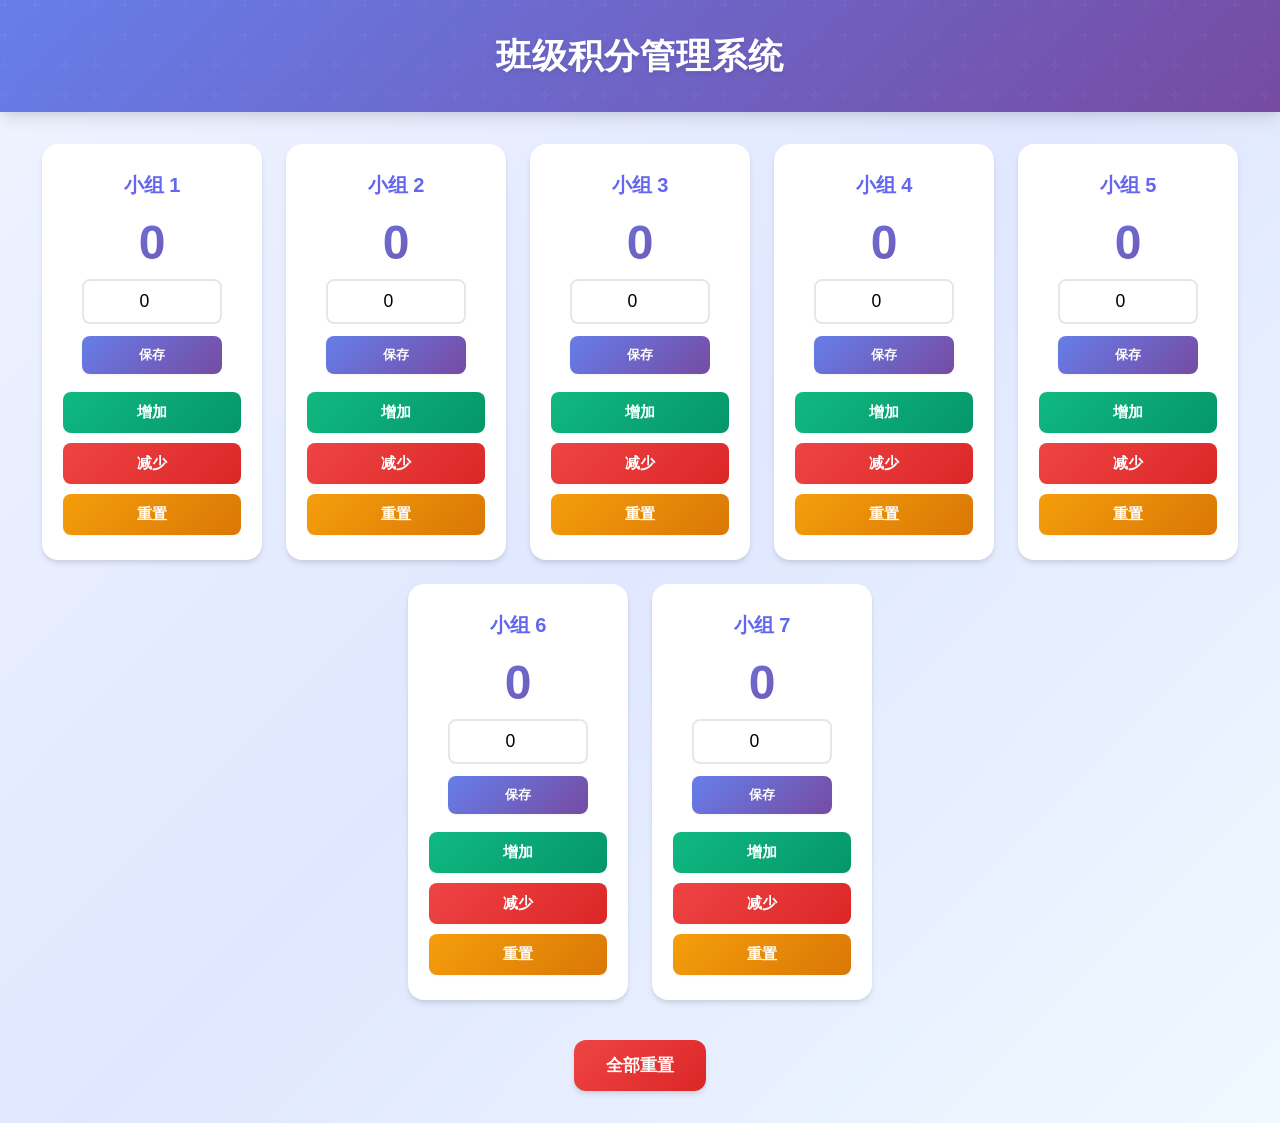
<file: index.html>
<!DOCTYPE html>
<html lang="zh-CN">
<head>
    <meta charset="UTF-8">
    <meta name="viewport" content="width=device-width, initial-scale=1.0">
    <title>班级积分管理系统</title>
    <link rel="stylesheet" href="style.css">
</head>
<body>
    <header>
        <h1>班级积分管理系统</h1>
    </header>
    <main>
        <div class="score-container">
            <section class="score-group" data-group="1">
                <h2>小组 1</h2>
                <div class="score-display">
                    <span class="score-value">0</span>
                    <input type="number" class="score-input" min="0" value="0">
                    <button class="score-save">保存</button>
                </div>
                <div class="score-controls">
                    <button class="score-add">增加</button>
                    <button class="score-subtract">减少</button>
                    <button class="score-reset">重置</button>
                </div>
            </section>
            <section class="score-group" data-group="2">
                <h2>小组 2</h2>
                <div class="score-display">
                    <span class="score-value">0</span>
                    <input type="number" class="score-input" min="0" value="0">
                    <button class="score-save">保存</button>
                </div>
                <div class="score-controls">
                    <button class="score-add">增加</button>
                    <button class="score-subtract">减少</button>
                    <button class="score-reset">重置</button>
                </div>
            </section>
            <section class="score-group" data-group="3">
                <h2>小组 3</h2>
                <div class="score-display">
                    <span class="score-value">0</span>
                    <input type="number" class="score-input" min="0" value="0">
                    <button class="score-save">保存</button>
                </div>
                <div class="score-controls">
                    <button class="score-add">增加</button>
                    <button class="score-subtract">减少</button>
                    <button class="score-reset">重置</button>
                </div>
            </section>
            <section class="score-group" data-group="4">
                <h2>小组 4</h2>
                <div class="score-display">
                    <span class="score-value">0</span>
                    <input type="number" class="score-input" min="0" value="0">
                    <button class="score-save">保存</button>
                </div>
                <div class="score-controls">
                    <button class="score-add">增加</button>
                    <button class="score-subtract">减少</button>
                    <button class="score-reset">重置</button>
                </div>
            </section>
            <section class="score-group" data-group="5">
                <h2>小组 5</h2>
                <div class="score-display">
                    <span class="score-value">0</span>
                    <input type="number" class="score-input" min="0" value="0">
                    <button class="score-save">保存</button>
                </div>
                <div class="score-controls">
                    <button class="score-add">增加</button>
                    <button class="score-subtract">减少</button>
                    <button class="score-reset">重置</button>
                </div>
            </section>
            <section class="score-group" data-group="6">
                <h2>小组 6</h2>
                <div class="score-display">
                    <span class="score-value">0</span>
                    <input type="number" class="score-input" min="0" value="0">
                    <button class="score-save">保存</button>
                </div>
                <div class="score-controls">
                    <button class="score-add">增加</button>
                    <button class="score-subtract">减少</button>
                    <button class="score-reset">重置</button>
                </div>
            </section>
            <section class="score-group" data-group="7">
                <h2>小组 7</h2>
                <div class="score-display">
                    <span class="score-value">0</span>
                    <input type="number" class="score-input" min="0" value="0">
                    <button class="score-save">保存</button>
                </div>
                <div class="score-controls">
                    <button class="score-add">增加</button>
                    <button class="score-subtract">减少</button>
                    <button class="score-reset">重置</button>
                </div>
            </section>
        </div>
        <div class="global-controls">
            <button class="reset-all">全部重置</button>
        </div>
    </main>
    <script src="script.js"></script>
</body>
</html>
</file>
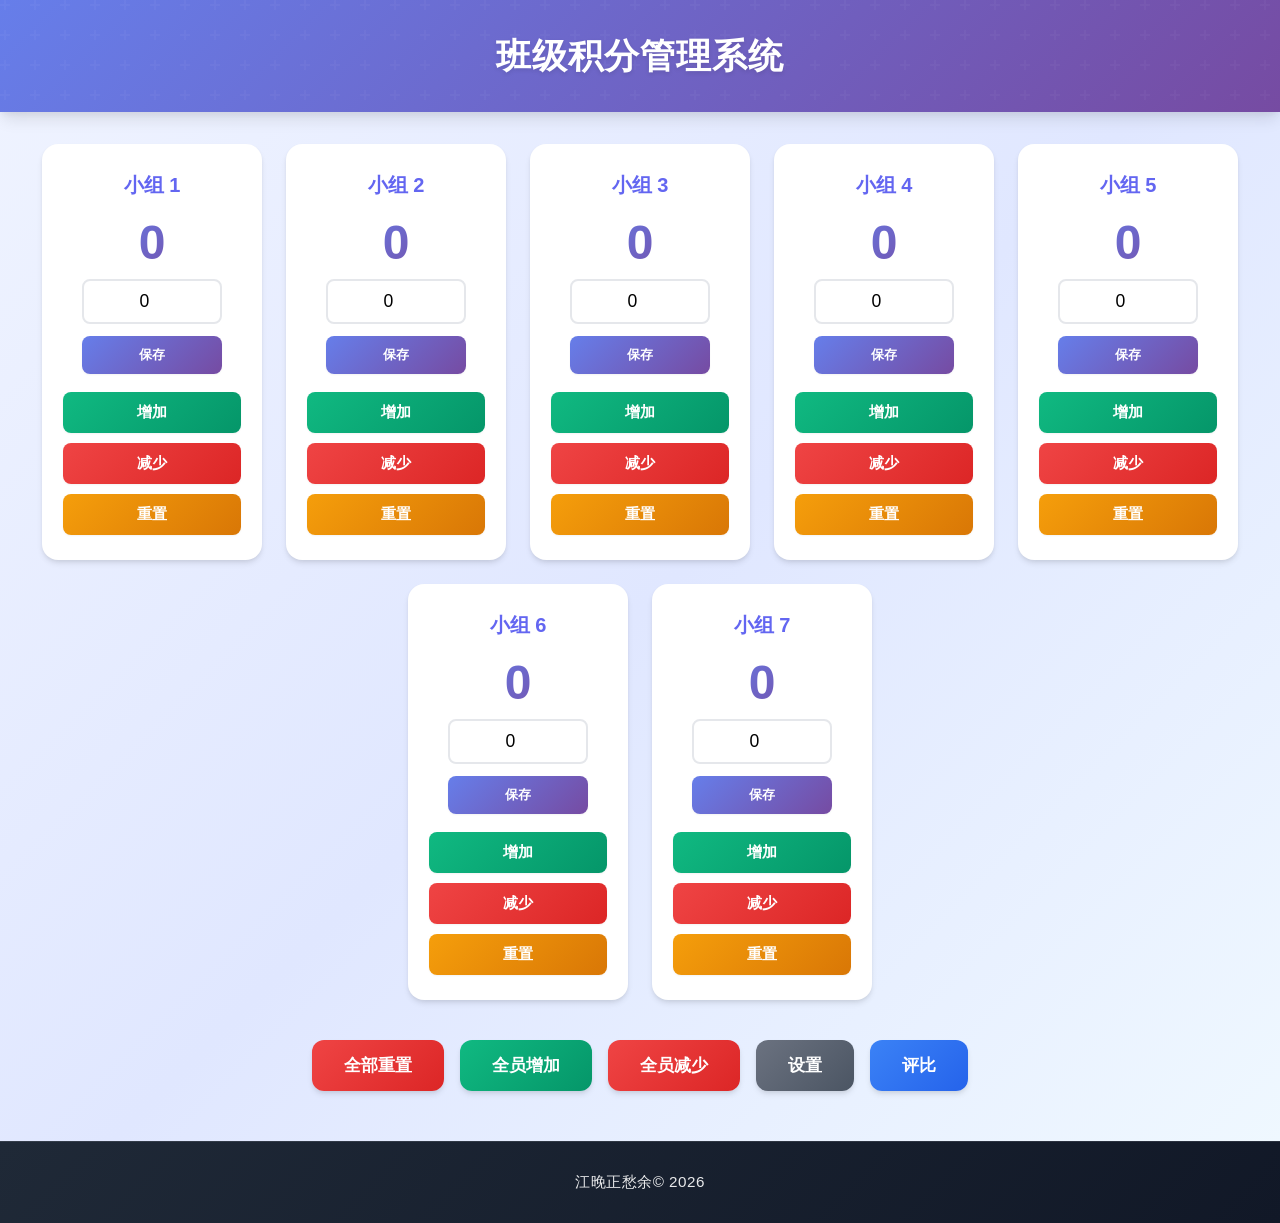
<file: 积分.html>
<!DOCTYPE html>
<html lang="zh-CN">
<head>
    <meta charset="UTF-8">
    <meta name="viewport" content="width=device-width, initial-scale=1.0">
    <title>班级积分管理系统</title>
    <link rel="stylesheet" href="style.css?v=1.1.2">
</head>
<body>
    <header>
        <h1>班级积分管理系统</h1>
    </header>
    <main>
        <div class="score-container">
            <section class="score-group" data-group="1">
                <h2>小组 1</h2>
                <div class="score-display">
                    <span class="score-value">0</span>
                    <input type="number" class="score-input" min="0" value="0">
                    <button class="score-save">保存</button>
                </div>
                <div class="score-controls">
                    <button class="score-add">增加</button>
                    <button class="score-subtract">减少</button>
                    <button class="score-reset">重置</button>
                </div>
            </section>
            <section class="score-group" data-group="2">
                <h2>小组 2</h2>
                <div class="score-display">
                    <span class="score-value">0</span>
                    <input type="number" class="score-input" min="0" value="0">
                    <button class="score-save">保存</button>
                </div>
                <div class="score-controls">
                    <button class="score-add">增加</button>
                    <button class="score-subtract">减少</button>
                    <button class="score-reset">重置</button>
                </div>
            </section>
            <section class="score-group" data-group="3">
                <h2>小组 3</h2>
                <div class="score-display">
                    <span class="score-value">0</span>
                    <input type="number" class="score-input" min="0" value="0">
                    <button class="score-save">保存</button>
                </div>
                <div class="score-controls">
                    <button class="score-add">增加</button>
                    <button class="score-subtract">减少</button>
                    <button class="score-reset">重置</button>
                </div>
            </section>
            <section class="score-group" data-group="4">
                <h2>小组 4</h2>
                <div class="score-display">
                    <span class="score-value">0</span>
                    <input type="number" class="score-input" min="0" value="0">
                    <button class="score-save">保存</button>
                </div>
                <div class="score-controls">
                    <button class="score-add">增加</button>
                    <button class="score-subtract">减少</button>
                    <button class="score-reset">重置</button>
                </div>
            </section>
            <section class="score-group" data-group="5">
                <h2>小组 5</h2>
                <div class="score-display">
                    <span class="score-value">0</span>
                    <input type="number" class="score-input" min="0" value="0">
                    <button class="score-save">保存</button>
                </div>
                <div class="score-controls">
                    <button class="score-add">增加</button>
                    <button class="score-subtract">减少</button>
                    <button class="score-reset">重置</button>
                </div>
            </section>
            <section class="score-group" data-group="6">
                <h2>小组 6</h2>
                <div class="score-display">
                    <span class="score-value">0</span>
                    <input type="number" class="score-input" min="0" value="0">
                    <button class="score-save">保存</button>
                </div>
                <div class="score-controls">
                    <button class="score-add">增加</button>
                    <button class="score-subtract">减少</button>
                    <button class="score-reset">重置</button>
                </div>
            </section>
            <section class="score-group" data-group="7">
                <h2>小组 7</h2>
                <div class="score-display">
                    <span class="score-value">0</span>
                    <input type="number" class="score-input" min="0" value="0">
                    <button class="score-save">保存</button>
                </div>
                <div class="score-controls">
                    <button class="score-add">增加</button>
                    <button class="score-subtract">减少</button>
                    <button class="score-reset">重置</button>
                </div>
            </section>
        </div>
        <div class="global-controls">
            <button class="reset-all">全部重置</button>
            <button class="add-all">全员增加</button>
            <button class="subtract-all">全员减少</button>
            <button class="settings">设置</button>
            <button class="evaluate">评比</button>
        </div>
    </main>
    <footer>
        <p>江晚正愁余© 2026</p>
    </footer>
    <script src="script.js?v=1.1.2"></script>
</body>
</html>
</file>
<file: style.css>
* {
    margin: 0;
    padding: 0;
    box-sizing: border-box;
}

:root {
    --primary-color: #6366f1;
    --primary-dark: #4f46e5;
    --primary-light: #818cf8;
    --success-color: #10b981;
    --success-dark: #059669;
    --danger-color: #ef4444;
    --danger-dark: #dc2626;
    --warning-color: #f59e0b;
    --warning-dark: #d97706;
    --info-color: #3b82f6;
    --info-dark: #2563eb;
    --background-gradient: linear-gradient(135deg, #667eea 0%, #764ba2 100%);
    --card-bg: #ffffff;
    --text-primary: #1f2937;
    --text-secondary: #6b7280;
    --border-radius-sm: 8px;
    --border-radius-md: 12px;
    --border-radius-lg: 16px;
    --shadow-sm: 0 1px 2px 0 rgba(0, 0, 0, 0.05);
    --shadow-md: 0 4px 6px -1px rgba(0, 0, 0, 0.1), 0 2px 4px -1px rgba(0, 0, 0, 0.06);
    --shadow-lg: 0 10px 15px -3px rgba(0, 0, 0, 0.1), 0 4px 6px -2px rgba(0, 0, 0, 0.05);
    --shadow-xl: 0 20px 25px -5px rgba(0, 0, 0, 0.1), 0 10px 10px -5px rgba(0, 0, 0, 0.04);
}

body {
    font-family: -apple-system, BlinkMacSystemFont, 'Segoe UI', 'PingFang SC', 'Hiragino Sans GB', 'Microsoft YaHei', sans-serif;
    background: linear-gradient(135deg, #f0f4ff 0%, #e0e7ff 50%, #f0f9ff 100%);
    color: var(--text-primary);
    line-height: 1.6;
    min-height: 100vh;
}

header {
    background: var(--background-gradient);
    color: white;
    text-align: center;
    padding: 28px 20px;
    box-shadow: var(--shadow-lg);
    position: relative;
    overflow: hidden;
}

header::before {
    content: '';
    position: absolute;
    top: 0;
    left: 0;
    right: 0;
    bottom: 0;
    background: url("data:image/svg+xml,%3Csvg width='60' height='60' viewBox='0 0 60 60' xmlns='http://www.w3.org/2000/svg'%3E%3Cg fill='none' fill-rule='evenodd'%3E%3Cg fill='%23ffffff' fill-opacity='0.1'%3E%3Cpath d='M36 34v-4h-2v4h-4v2h4v4h2v-4h4v-2h-4zm0-30V0h-2v4h-4v2h4v4h2V6h4V4h-4zM6 34v-4H4v4H0v2h4v4h2v-4h4v-2H6zM6 4V0H4v4H0v2h4v4h2V6h4V4H6z'/%3E%3C/g%3E%3C/g%3E%3C/svg%3E");
    opacity: 0.3;
}

header h1 {
    font-size: 2.2rem;
    font-weight: 700;
    text-shadow: 0 2px 4px rgba(0, 0, 0, 0.1);
    letter-spacing: 1px;
    position: relative;
    z-index: 1;
}

main {
    max-width: 1400px;
    margin: 32px auto;
    padding: 0 24px;
}

.score-container {
    display: flex;
    flex-wrap: wrap;
    justify-content: center;
    gap: 24px;
    margin-bottom: 40px;
}

.score-group {
    flex: 0 0 calc(16% - 20px);
    min-width: 220px;
    background: var(--card-bg);
    border-radius: var(--border-radius-lg);
    padding: 24px 20px;
    box-shadow: var(--shadow-md);
    transition: all 0.4s cubic-bezier(0.4, 0, 0.2, 1);
    position: relative;
    overflow: hidden;
    border: 1px solid rgba(255, 255, 255, 0.8);
}

.score-group::before {
    content: '';
    position: absolute;
    top: 0;
    left: 0;
    right: 0;
    height: 4px;
    background: var(--background-gradient);
    opacity: 0;
    transition: opacity 0.3s ease;
}

.score-group:hover {
    transform: translateY(-8px) scale(1.02);
    box-shadow: var(--shadow-xl);
}

.score-group:hover::before {
    opacity: 1;
}

@media (max-width: 1200px) {
    .score-group {
        flex: 0 0 calc(33.333% - 16px);
    }
}

@media (max-width: 768px) {
    .score-group {
        flex: 0 0 calc(50% - 12px);
    }
}

@media (max-width: 480px) {
    .score-group {
        flex: 0 0 100%;
    }
}

.popup-overlay {
    position: fixed;
    top: 0;
    left: 0;
    width: 100%;
    height: 100%;
    background-color: rgba(0, 0, 0, 0.6);
    backdrop-filter: blur(4px);
    display: flex;
    justify-content: center;
    align-items: center;
    z-index: 1000;
    animation: fadeIn 0.2s ease;
}

@keyframes fadeIn {
    from {
        opacity: 0;
    }
    to {
        opacity: 1;
    }
}

.popup {
    background: var(--card-bg);
    border-radius: var(--border-radius-lg);
    padding: 32px;
    box-shadow: var(--shadow-xl);
    width: 90%;
    max-width: 420px;
    text-align: center;
    animation: slideUp 0.3s cubic-bezier(0.4, 0, 0.2, 1);
}

@keyframes slideUp {
    from {
        opacity: 0;
        transform: translateY(20px);
    }
    to {
        opacity: 1;
        transform: translateY(0);
    }
}

.popup h3 {
    color: var(--primary-color);
    margin-bottom: 24px;
    font-size: 1.4rem;
    font-weight: 600;
}

.popup-buttons {
    display: grid;
    grid-template-columns: repeat(3, 1fr);
    gap: 12px;
    margin-bottom: 24px;
}

.popup-button {
    padding: 14px 12px;
    border: none;
    border-radius: var(--border-radius-sm);
    background: linear-gradient(135deg, #f3f4f6 0%, #e5e7eb 100%);
    cursor: pointer;
    font-size: 1rem;
    font-weight: 600;
    color: var(--text-primary);
    transition: all 0.2s cubic-bezier(0.4, 0, 0.2, 1);
    box-shadow: var(--shadow-sm);
}

.popup-button:hover {
    background: var(--background-gradient);
    color: white;
    transform: translateY(-2px);
    box-shadow: var(--shadow-md);
}

.popup-button:active {
    transform: translateY(0) scale(0.97);
}

.popup-cancel {
    padding: 12px 28px;
    border: none;
    border-radius: var(--border-radius-sm);
    background: linear-gradient(135deg, #9ca3af 0%, #6b7280 100%);
    color: white;
    cursor: pointer;
    font-size: 1rem;
    font-weight: 600;
    transition: all 0.2s cubic-bezier(0.4, 0, 0.2, 1);
    box-shadow: var(--shadow-sm);
}

.popup-cancel:hover {
    background: linear-gradient(135deg, #6b7280 0%, #4b5563 100%);
    transform: translateY(-2px);
    box-shadow: var(--shadow-md);
}

.popup-cancel:active {
    transform: translateY(0) scale(0.97);
}

@media (max-width: 480px) {
    .popup-buttons {
        grid-template-columns: repeat(2, 1fr);
    }
}

.score-group h2 {
    color: var(--primary-color);
    margin-bottom: 18px;
    font-size: 1.25rem;
    font-weight: 600;
    text-align: center;
}

.score-display {
    display: flex;
    flex-direction: column;
    align-items: center;
    gap: 12px;
    margin-bottom: 18px;
    position: relative;
}

.score-value {
    font-size: 3rem;
    font-weight: 800;
    background: var(--background-gradient);
    -webkit-background-clip: text;
    -webkit-text-fill-color: transparent;
    background-clip: text;
    min-width: 100px;
    text-align: center;
    transition: all 0.3s cubic-bezier(0.4, 0, 0.2, 1);
    line-height: 1;
}

.score-value.updated {
    animation: pulse 0.6s cubic-bezier(0.4, 0, 0.2, 1);
}

@keyframes pulse {
    0% {
        transform: scale(1);
    }
    50% {
        transform: scale(1.25);
    }
    100% {
        transform: scale(1);
    }
}

.score-input {
    width: 100%;
    max-width: 140px;
    padding: 10px 14px;
    font-size: 1.1rem;
    border: 2px solid #e5e7eb;
    border-radius: var(--border-radius-sm);
    text-align: center;
    transition: all 0.3s ease;
    font-weight: 500;
}

.score-input:focus {
    outline: none;
    border-color: var(--primary-color);
    box-shadow: 0 0 0 3px rgba(99, 102, 241, 0.1);
}

.score-save {
    width: 100%;
    max-width: 140px;
    padding: 10px 14px;
    background: var(--background-gradient);
    color: white;
    border: none;
    border-radius: var(--border-radius-sm);
    cursor: pointer;
    font-weight: 600;
    transition: all 0.2s cubic-bezier(0.4, 0, 0.2, 1);
    box-shadow: var(--shadow-sm);
}

.score-save:hover {
    transform: translateY(-2px);
    box-shadow: var(--shadow-md);
}

.score-save:active {
    transform: translateY(0) scale(0.97);
}

.score-controls {
    display: flex;
    flex-direction: column;
    gap: 10px;
}

.score-add, .score-subtract, .score-reset {
    padding: 10px 14px;
    border: none;
    border-radius: var(--border-radius-sm);
    cursor: pointer;
    font-size: 0.95rem;
    font-weight: 600;
    transition: all 0.2s cubic-bezier(0.4, 0, 0.2, 1);
    box-shadow: var(--shadow-sm);
}

@media (max-width: 768px) {
    .score-controls {
        flex-direction: column;
        gap: 12px;
    }
    
    .score-add, .score-subtract, .score-reset {
        width: 100%;
        padding: 14px;
    }
}

.score-add {
    background: linear-gradient(135deg, #10b981 0%, #059669 100%);
    color: white;
}

.score-add:hover {
    transform: translateY(-2px);
    box-shadow: var(--shadow-md);
}

.score-subtract {
    background: linear-gradient(135deg, #ef4444 0%, #dc2626 100%);
    color: white;
}

.score-subtract:hover {
    transform: translateY(-2px);
    box-shadow: var(--shadow-md);
}

.score-reset {
    background: linear-gradient(135deg, #f59e0b 0%, #d97706 100%);
    color: white;
}

.score-reset:hover {
    transform: translateY(-2px);
    box-shadow: var(--shadow-md);
}

.score-add:active, .score-subtract:active, .score-reset:active {
    transform: translateY(0) scale(0.97);
}

.global-controls {
    display: flex;
    justify-content: center;
    flex-wrap: wrap;
    gap: 16px;
    margin-top: 40px;
}

.reset-all, .add-all, .subtract-all, .settings, .evaluate {
    padding: 14px 32px;
    border: none;
    border-radius: var(--border-radius-md);
    cursor: pointer;
    font-size: 1.05rem;
    font-weight: 600;
    transition: all 0.2s cubic-bezier(0.4, 0, 0.2, 1);
    box-shadow: var(--shadow-md);
}

.reset-all {
    background: linear-gradient(135deg, #ef4444 0%, #dc2626 100%);
    color: white;
}

.reset-all:hover {
    transform: translateY(-3px);
    box-shadow: var(--shadow-xl);
}

.add-all {
    background: linear-gradient(135deg, #10b981 0%, #059669 100%);
    color: white;
}

.add-all:hover {
    transform: translateY(-3px);
    box-shadow: var(--shadow-xl);
}

.subtract-all {
    background: linear-gradient(135deg, #ef4444 0%, #dc2626 100%);
    color: white;
}

.subtract-all:hover {
    transform: translateY(-3px);
    box-shadow: var(--shadow-xl);
}

.settings {
    background: linear-gradient(135deg, #6b7280 0%, #4b5563 100%);
    color: white;
}

.settings:hover {
    transform: translateY(-3px);
    box-shadow: var(--shadow-xl);
}

.evaluate {
    background: linear-gradient(135deg, #3b82f6 0%, #2563eb 100%);
    color: white;
}

.evaluate:hover {
    transform: translateY(-3px);
    box-shadow: var(--shadow-xl);
}

.reset-all:active, .add-all:active, .subtract-all:active, .settings:active, .evaluate:active {
    transform: translateY(0) scale(0.97);
}

footer {
    background: linear-gradient(135deg, #1f2937 0%, #111827 100%);
    color: white;
    text-align: center;
    padding: 28px 20px;
    margin-top: 50px;
    border-top: 1px solid rgba(255, 255, 255, 0.1);
}

footer p {
    font-size: 0.95rem;
    opacity: 0.9;
    letter-spacing: 0.5px;
}

.update-section {
    margin-top: 24px;
    padding-top: 24px;
    border-top: 1px solid #e5e7eb;
}

.update-section h4 {
    color: var(--primary-color);
    margin-bottom: 18px;
    font-weight: 600;
}

.server-url-display {
    word-wrap: break-word;
    white-space: normal;
    word-break: break-all;
    line-height: 1.5;
}

.update-url-input {
    width: 100%;
    padding: 12px 16px;
    margin-bottom: 18px;
    border: 2px solid #e5e7eb;
    border-radius: var(--border-radius-sm);
    font-size: 1rem;
    transition: all 0.3s ease;
}

.update-url-input:focus {
    outline: none;
    border-color: var(--primary-color);
    box-shadow: 0 0 0 3px rgba(99, 102, 241, 0.1);
}

.update-notice {
    margin-top: 18px;
    padding: 20px;
    background: linear-gradient(135deg, #f0f9ff 0%, #e0f2fe 100%);
    border-radius: var(--border-radius-md);
    border-left: 4px solid var(--info-color);
    box-shadow: var(--shadow-sm);
}

.update-notice h4 {
    color: var(--text-primary);
    margin-bottom: 12px;
    font-weight: 600;
}

.update-notice h5 {
    color: var(--text-secondary);
    margin: 12px 0 6px 0;
    font-weight: 500;
}

.update-notice ul {
    margin: 12px 0 18px 24px;
}

.update-notice li {
    margin-bottom: 6px;
    color: var(--text-secondary);
}

.update-actions {
    display: flex;
    gap: 12px;
    margin-top: 18px;
}

.update-now, .update-later {
    padding: 12px 24px;
    border: none;
    border-radius: var(--border-radius-sm);
    cursor: pointer;
    font-size: 0.95rem;
    font-weight: 600;
    transition: all 0.2s cubic-bezier(0.4, 0, 0.2, 1);
    box-shadow: var(--shadow-sm);
}

.update-now {
    background: var(--background-gradient);
    color: white;
}

.update-now:hover {
    transform: translateY(-2px);
    box-shadow: var(--shadow-md);
}

.update-later {
    background: linear-gradient(135deg, #9ca3af 0%, #6b7280 100%);
    color: white;
}

.update-later:hover {
    transform: translateY(-2px);
    box-shadow: var(--shadow-md);
}

.update-now:active, .update-later:active {
    transform: translateY(0) scale(0.97);
}

.update-progress {
    margin-top: 18px;
}

.progress-bar {
    width: 100%;
    height: 24px;
    background: linear-gradient(135deg, #f3f4f6 0%, #e5e7eb 100%);
    border-radius: 12px;
    overflow: hidden;
    margin: 12px 0;
    box-shadow: inset 0 2px 4px rgba(0, 0, 0, 0.06);
}

.progress-fill {
    height: 100%;
    background: var(--background-gradient);
    border-radius: 12px;
    transition: width 0.4s cubic-bezier(0.4, 0, 0.2, 1);
    box-shadow: 0 0 10px rgba(99, 102, 241, 0.3);
}

.progress-text {
    text-align: center;
    font-weight: 600;
    margin-top: 6px;
    color: var(--text-secondary);
}

.update-cancel {
    margin-top: 18px;
    padding: 10px 20px;
    border: none;
    border-radius: var(--border-radius-sm);
    background: linear-gradient(135deg, #9ca3af 0%, #6b7280 100%);
    color: white;
    cursor: pointer;
    font-size: 0.95rem;
    font-weight: 600;
    transition: all 0.2s cubic-bezier(0.4, 0, 0.2, 1);
    box-shadow: var(--shadow-sm);
}

.update-cancel:hover {
    transform: translateY(-2px);
    box-shadow: var(--shadow-md);
}

.update-cancel:active {
    transform: translateY(0) scale(0.97);
}

@media (max-width: 768px) {
    .score-container {
        gap: 20px;
    }
    
    .score-value {
        font-size: 2.7rem;
    }
    
    .score-controls {
        flex-direction: column;
        gap: 12px;
    }
    
    .score-add, .score-subtract, .score-reset {
        width: 100%;
        padding: 14px;
    }
    
    header h1 {
        font-size: 1.8rem;
    }
}

@media (max-width: 480px) {
    header h1 {
        font-size: 1.5rem;
    }
    
    .score-group {
        padding: 20px 16px;
    }
    
    .score-value {
        font-size: 2.3rem;
    }
    
    .score-input {
        width: 100%;
        max-width: 120px;
        font-size: 1rem;
    }
    
    .global-controls {
        gap: 12px;
    }
    
    .reset-all, .add-all, .subtract-all, .settings, .evaluate {
        padding: 12px 24px;
        font-size: 1rem;
    }
}

/* 壁纸自定义样式 */
.wallpaper-custom .score-group {
    background: rgba(255, 255, 255, 0.95);
    backdrop-filter: blur(10px);
    border: 1px solid rgba(255, 255, 255, 0.8);
}

.wallpaper-custom header {
    background: rgba(99, 102, 241, 0.9);
    backdrop-filter: blur(10px);
}

.wallpaper-custom footer {
    background: rgba(31, 41, 55, 0.9);
    backdrop-filter: blur(10px);
}

/* 壁纸弹出层样式 */
.wallpaper-popup {
    max-width: 600px !important;
    width: 95% !important;
}

.wallpaper-popup h4 {
    color: var(--primary-color);
    margin: 20px 0 12px 0;
    font-size: 1rem;
    font-weight: 600;
    text-align: left;
}

.wallpaper-presets,
.wallpaper-custom-upload,
.wallpaper-preview {
    margin-bottom: 16px;
}

.presets-container {
    display: grid;
    grid-template-columns: repeat(5, 1fr);
    gap: 12px;
}

.preset-item {
    aspect-ratio: 1;
    border-radius: var(--border-radius-md);
    cursor: pointer;
    transition: all 0.3s cubic-bezier(0.4, 0, 0.2, 1);
    border: 3px solid transparent;
    position: relative;
    overflow: hidden;
    box-shadow: var(--shadow-sm);
    display: flex;
    align-items: flex-end;
}

.preset-item span {
    position: absolute;
    bottom: 0;
    left: 0;
    right: 0;
    padding: 8px 6px;
    background: rgba(0, 0, 0, 0.7);
    color: white;
    font-size: 0.75rem;
    text-align: center;
    font-weight: 500;
}

.preset-item:hover {
    transform: translateY(-3px);
    box-shadow: var(--shadow-md);
}

.preset-item.selected {
    border-color: var(--primary-color);
    box-shadow: 0 0 0 3px rgba(99, 102, 241, 0.3);
}

.wallpaper-custom-upload .popup-button {
    width: 100%;
}

.preview-container {
    width: 100%;
    height: 200px;
    border-radius: var(--border-radius-md);
    background: linear-gradient(135deg, #f0f4ff 0%, #e0e7ff 50%, #f0f9ff 100%);
    border: 2px solid #e5e7eb;
    box-shadow: var(--shadow-sm);
    overflow: hidden;
}

/* 响应式设计 */
@media (max-width: 600px) {
    .presets-container {
        grid-template-columns: repeat(3, 1fr);
    }
    
    .preview-container {
        height: 160px;
    }
}

@media (max-width: 400px) {
    .presets-container {
        grid-template-columns: repeat(2, 1fr);
    }
}

/* 更新提示弹窗样式 */
.update-notification {
    max-width: 500px !important;
    width: 95% !important;
    text-align: left !important;
}

.update-notification h3 {
    text-align: center;
    margin-bottom: 20px;
}

.risk-warning {
    background: linear-gradient(135deg, #fef3c7 0%, #fde68a 100%);
    border-left: 4px solid var(--warning-color);
    padding: 14px 16px;
    border-radius: var(--border-radius-sm);
    margin-bottom: 20px;
    font-weight: 600;
    color: #92400e;
    text-align: center;
    animation: pulseWarning 2s ease-in-out infinite;
}

@keyframes pulseWarning {
    0%, 100% {
        box-shadow: 0 0 0 0 rgba(245, 158, 11, 0.4);
    }
    50% {
        box-shadow: 0 0 0 8px rgba(245, 158, 11, 0);
    }
}

.version-info {
    background: linear-gradient(135deg, #f0f9ff 0%, #e0f2fe 100%);
    padding: 16px;
    border-radius: var(--border-radius-sm);
    margin-bottom: 16px;
    border-left: 4px solid var(--info-color);
}

.version-info p {
    margin-bottom: 8px;
    color: var(--text-secondary);
}

.version-info p:last-child {
    margin-bottom: 0;
}

.update-notification h4 {
    color: var(--primary-color);
    margin: 20px 0 12px 0;
    font-weight: 600;
}

.changes-list {
    margin-left: 24px;
    margin-bottom: 24px;
}

.changes-list li {
    margin-bottom: 8px;
    color: var(--text-secondary);
    line-height: 1.6;
}

.notification-buttons {
    display: flex;
    flex-direction: column;
    gap: 12px;
}

.notification-buttons button {
    padding: 14px 24px;
    border: none;
    border-radius: var(--border-radius-sm);
    cursor: pointer;
    font-size: 1rem;
    font-weight: 600;
    transition: all 0.2s cubic-bezier(0.4, 0, 0.2, 1);
    box-shadow: var(--shadow-sm);
}

.notification-buttons .update-now {
    background: var(--background-gradient);
    color: white;
}

.notification-buttons .update-now:hover {
    transform: translateY(-2px);
    box-shadow: var(--shadow-md);
}

.notification-buttons .remind-later {
    background: linear-gradient(135deg, #9ca3af 0%, #6b7280 100%);
    color: white;
}

.notification-buttons .remind-later:hover {
    transform: translateY(-2px);
    box-shadow: var(--shadow-md);
}

.notification-buttons .view-details {
    background: linear-gradient(135deg, #f3f4f6 0%, #e5e7eb 100%);
    color: var(--text-primary);
}

.notification-buttons .view-details:hover {
    background: var(--background-gradient);
    color: white;
    transform: translateY(-2px);
    box-shadow: var(--shadow-md);
}

/* 更新详情弹窗样式 */
.update-details {
    max-width: 550px !important;
    width: 95% !important;
    text-align: left !important;
}

.update-details h3 {
    text-align: center;
    margin-bottom: 24px;
}

.update-detail-info {
    background: linear-gradient(135deg, #f0f9ff 0%, #e0f2fe 100%);
    padding: 16px;
    border-radius: var(--border-radius-sm);
    margin-bottom: 20px;
    border-left: 4px solid var(--info-color);
}

.update-detail-info p {
    margin-bottom: 8px;
    color: var(--text-secondary);
}

.update-detail-info p:last-child {
    margin-bottom: 0;
}

.update-details h4 {
    color: var(--primary-color);
    margin: 20px 0 12px 0;
    font-weight: 600;
}

.update-details ul {
    margin-left: 24px;
    margin-bottom: 24px;
}

.update-details li {
    margin-bottom: 8px;
    color: var(--text-secondary);
    line-height: 1.6;
}

/* 响应式设计 */
@media (max-width: 600px) {
    .update-notification,
    .update-details {
        padding: 24px 20px !important;
    }
    
    .risk-warning {
        font-size: 0.9rem;
        padding: 12px 14px;
    }
    
    .notification-buttons button {
        padding: 12px 20px;
        font-size: 0.95rem;
    }
}
</file>
